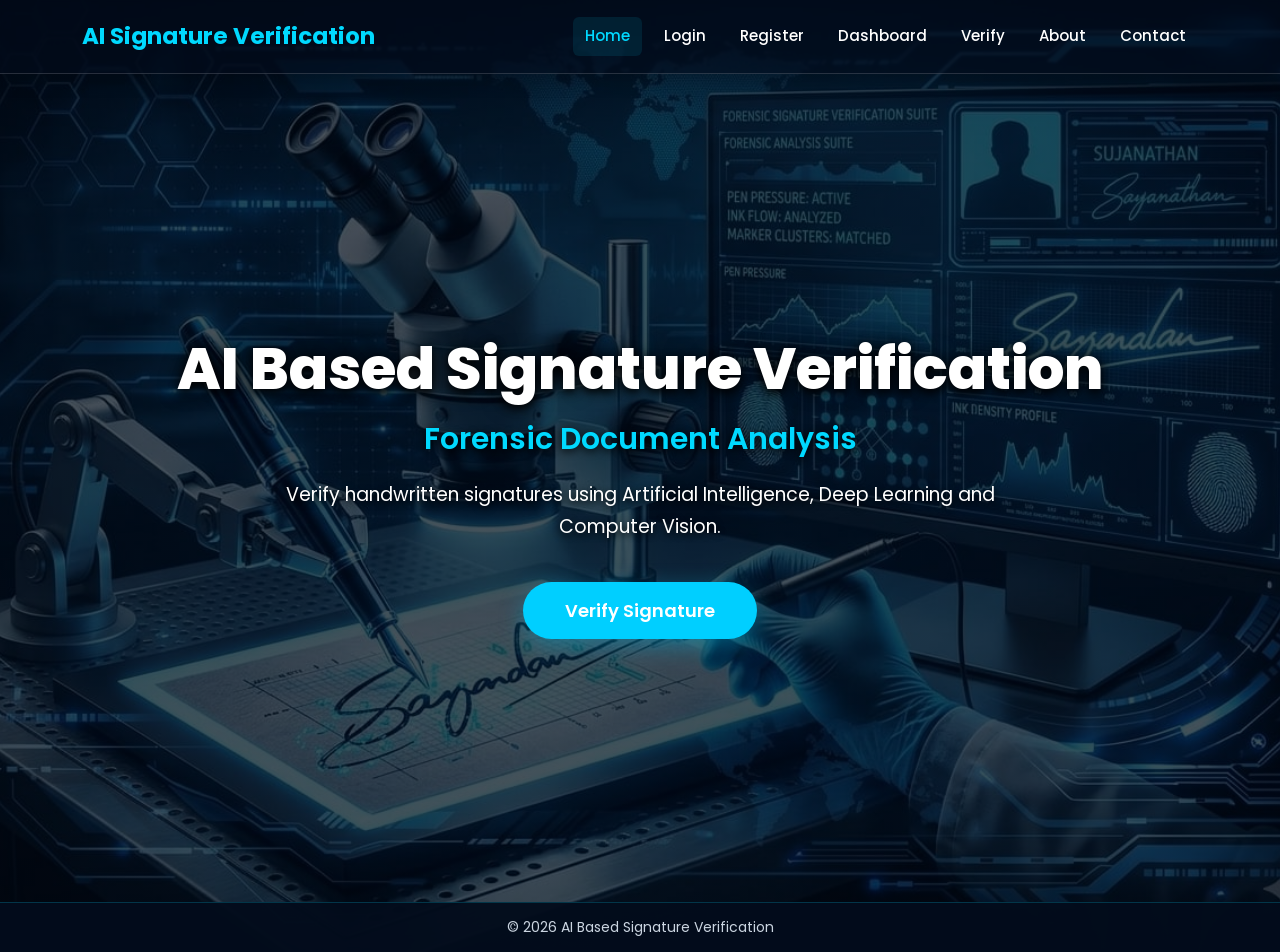
<file: index.html>
<!DOCTYPE html>
<html lang="en">
<head>
    <meta charset="UTF-8">
    <meta name="viewport" content="width=device-width, initial-scale=1.0">
    <title>AI Based Signature Verification</title>

    <!-- Bootstrap -->
    <link href="https://cdn.jsdelivr.net/npm/bootstrap@5.3.3/dist/css/bootstrap.min.css" rel="stylesheet">

    <!-- Google Font -->
    <link href="https://fonts.googleapis.com/css2?family=Poppins:wght@300;400;500;600;700&display=swap" rel="stylesheet">

    <style>
   

*{
    margin:0;
    padding:0;
    box-sizing:border-box;
    font-family:'Poppins',sans-serif;
}

  body {
    background-image:
        linear-gradient(
            rgba(0,8,20,0.70),
            rgba(0,8,20,0.70)
        ),
        url("static/images/AI%20Pro.jpeg");

    background-size: cover;
    background-position: center;
    background-repeat: no-repeat;
}


/* ================= NAVBAR ================= */

.navbar{
    padding:14px 0;
    border-bottom:1px solid rgba(0,217,255,0.25);
    background:rgba(3,12,28,0.55);
    backdrop-filter:blur(1px);
    -webkit-backdrop-filter:blur(10px);
    padding:14px 0;
    border-bottom:1px solid rgba(255,255,255,0.15);
    box-shadow:0 4px 20px rgba(0,0,0,0.15);
}

.navbar-brand{
    font-size:23px;
    font-weight:700;
    color:#00d9ff !important;
}

.navbar-nav{
    align-items:center;
}

.nav-link{
    color:#ffffff !important;
    font-size:15px;
    font-weight:500;
    margin-left:10px;
    padding:8px 12px !important;
    border-radius:6px;
    transition:0.3s ease;
}

.nav-link:hover,
.nav-link.active{
    color:#00d9ff !important;
    background:rgba(0,217,255,0.10);
}


/* ================= HERO ================= */

.hero{
    min-height:calc(100vh - 72px);
    display:flex;
    justify-content:center;
    align-items:center;
    text-align:center;
    padding:50px 20px;
}

.hero > div{
    max-width:1000px;
    width:100%;
}


/* ================= TITLE ================= */

.hero h1{
    font-size:58px;
    font-weight:800;
    line-height:1.15;
    color:#ffffff;
    margin-bottom:18px;

    text-shadow:
        0 3px 10px rgba(0,0,0,1),
        0 0 20px rgba(0,0,0,0.7);
}


/* ================= SUBTITLE ================= */

.hero h3{
    font-size:30px;
    font-weight:600;
    color:#00d9ff;
    margin-bottom:22px;

    text-shadow:
        0 2px 8px rgba(0,0,0,1);
}


/* ================= DESCRIPTION ================= */

.hero p{
    max-width:760px;
    margin:0 auto 38px;

    font-size:19px;
    line-height:1.7;
    font-weight:400;

    color:#ffffff;

    text-shadow:
        0 2px 7px rgba(0,0,0,1);
}


/* ================= BUTTON ================= */

.btn-start{
    display:inline-block;

    background:#00cfff;
    color:#ffffff;

    padding:15px 42px;

    border-radius:50px;

    text-decoration:none;

    font-size:18px;
    font-weight:600;

    box-shadow:
        0 8px 25px rgba(0,207,255,0.35);

    transition:0.3s ease;
}

.btn-start:hover{
    background:#009fc9;
    color:#ffffff;

    transform:translateY(-3px);

    box-shadow:
        0 12px 30px rgba(0,207,255,0.55);
}


/* ================= FOOTER ================= */

footer{
    background:rgba(3,12,28,0.96);

    text-align:center;

    padding:14px;

    color:#cbd5e1;

    font-size:14px;

    border-top:1px solid rgba(0,217,255,0.20);
}


/* ================= MOBILE ================= */

@media(max-width:768px){

    .navbar-brand{
        font-size:19px;
    }

    .hero{
        min-height:calc(100vh - 70px);
        padding:40px 20px;
    }

    .hero h1{
        font-size:38px;
    }

    .hero h3{
        font-size:23px;
    }

    .hero p{
        font-size:16px;
        line-height:1.6;
    }

    .btn-start{
        font-size:16px;
        padding:13px 32px;
    }

    </style>

</head>

<body>

<nav class="navbar navbar-expand-lg navbar-dark">

<div class="container">

<a class="navbar-brand" href="/">AI Signature Verification</a>

<button class="navbar-toggler" data-bs-toggle="collapse" data-bs-target="#menu">
<span class="navbar-toggler-icon"></span>
</button>

<div class="collapse navbar-collapse" id="menu">

<ul class="navbar-nav ms-auto">
 <ul class="navbar-nav ms-auto">

    <li class="nav-item">
        <a class="nav-link active" href="./index.html">Home</a>
    </li>

    <li class="nav-item">
        <a class="nav-link" href="./login.html">Login</a>
    </li>

    <li class="nav-item">
        <a class="nav-link" href="./register.html">Register</a>
    </li>

    <li class="nav-item">
        <a class="nav-link" href="./dashboard.html">Dashboard</a>
    </li>

    <li class="nav-item">
        <a class="nav-link" href="./verify.html">Verify</a>
    </li>

    <li class="nav-item">
        <a class="nav-link" href="./about.html">About</a>
    </li>

    <li class="nav-item">
        <a class="nav-link" href="./contact.html">Contact</a>
    </li>

</ul>
</ul>

</div>

</div>

</nav>

<section class="hero">

<div>

<h1>AI Based Signature Verification</h1>

<h3>Forensic Document Analysis</h3>

<p>
Verify handwritten signatures using Artificial Intelligence,
Deep Learning and Computer Vision.
</p>

 <a href="/verify" class="btn-start">
Verify Signature
</a>

</div>

</section>

<footer>

© 2026 AI Based Signature Verification

</footer>

<script src="https://cdn.jsdelivr.net/npm/bootstrap@5.3.3/dist/js/bootstrap.bundle.min.js"></script>

</body>
</html>
</file>
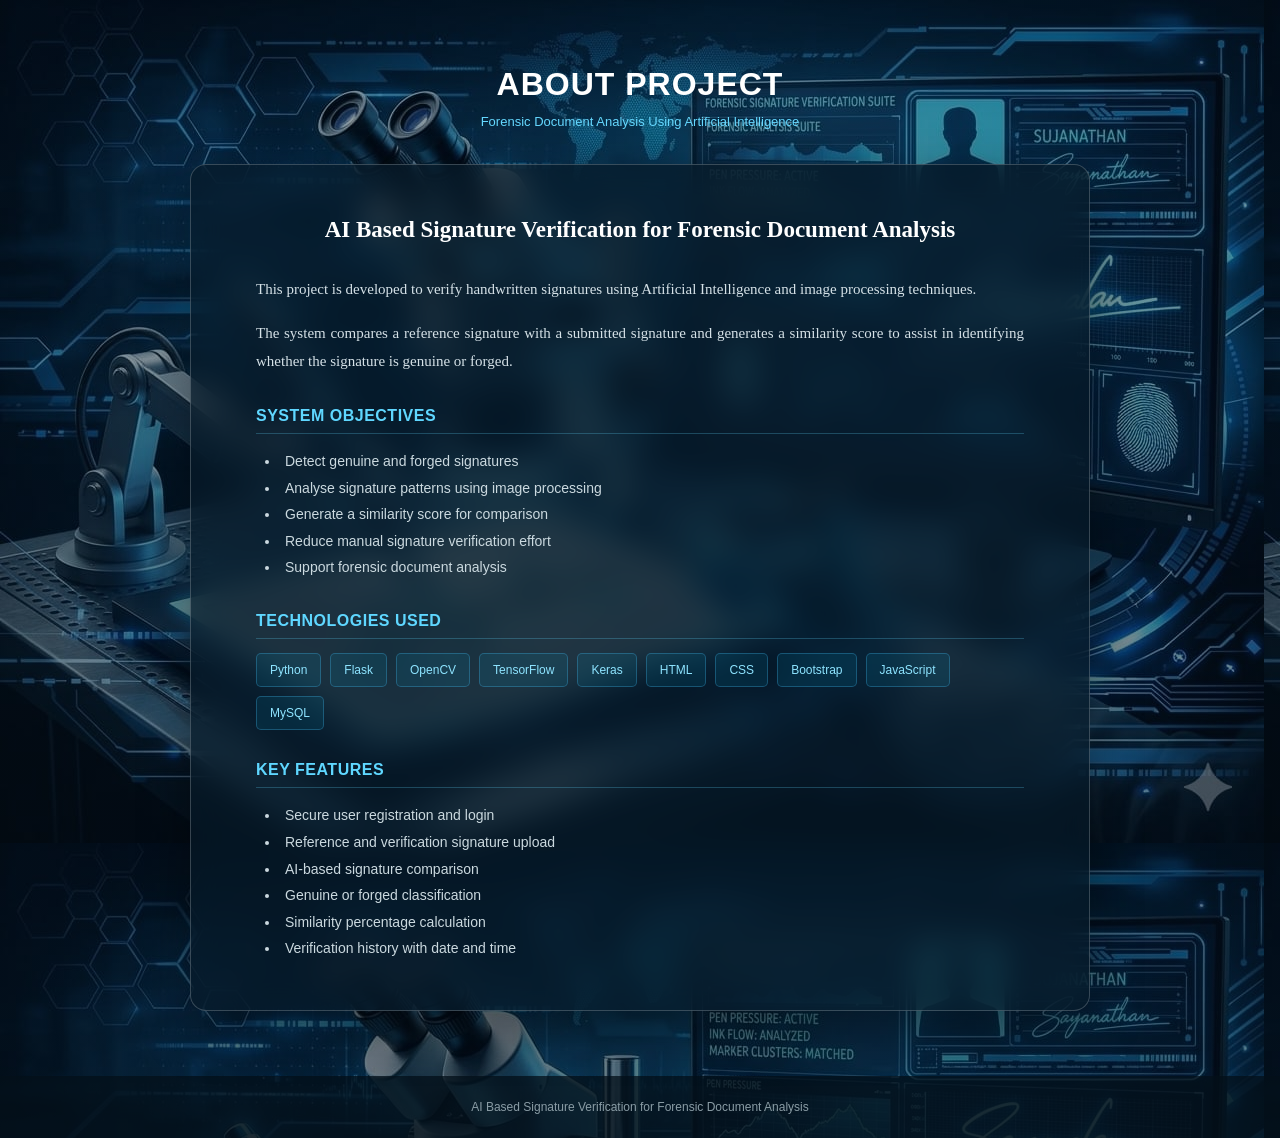
<file: about.html>
<!DOCTYPE html>
<html lang="en">
<head>
<meta charset="UTF-8">
<meta name="viewport" content="width=device-width,initial-scale=1.0">
<title>About | Forensic AI</title>
<link href="https://cdn.jsdelivr.net/npm/bootstrap@5.3.3/dist/css/bootstrap.min.css" rel="stylesheet">
<style>
*{margin:0;padding:0;box-sizing:border-box}
html{scroll-behavior:smooth}
body{
    min-height:100vh;
    font-family:Georgia,"Times New Roman",serif;
    color:#e5eef3;
    background:
    linear-gradient(rgba(3,20,35,.42),rgba(3,18,32,.55)),
    url("./AI%20Pro.jpeg");center/cover fixed no-repeat;
}
.about-section{padding:65px 20px}
.content-wrapper{width:100%;max-width:900px;margin:auto}
.heading{text-align:center;margin-bottom:32px}
.heading h1{
    color:#fff;
    font-family:Arial,sans-serif;
    font-size:32px;
    font-weight:700;
    letter-spacing:1px;
    text-transform:uppercase;
    margin-bottom:9px;
}
.heading p{color:#65d8ff;font-family:Arial,sans-serif;font-size:13px}
.about-card{
    background:rgba(7,25,39,.70);
    border:1px solid rgba(255,255,255,.20);
    border-radius:16px;
    padding:48px 65px;
    backdrop-filter:blur(16px);
    box-shadow:0 20px 50px rgba(0,0,0,.40);
}
.project-title{
    color:#fff;
    font-size:23px;
    font-weight:700;
    line-height:1.5;
    text-align:center;
    margin-bottom:28px;
}
.description {
    color: #d5e1e7;
    font-size: 15px;
    line-height: 1.9;
    text-align: justify;
    text-justify: inter-word;
    margin-bottom: 15px;
}

.objective-list {
    padding-left: 24px;
    margin-bottom: 0;
}

.objective-list li {
    color: #cbd9df;
    font-family: Arial,sans-serif;
    font-size: 14px;
    line-height: 1.9;
    text-align: justify;
    text-justify: inter-word;
    padding-left: 5px;
}
.section-title{
    color:#5fd7ff;
    font-family:Arial,sans-serif;
    font-size:16px;
    font-weight:700;
    letter-spacing:.5px;
    text-transform:uppercase;
    margin:30px 0 14px;
    padding-bottom:8px;
    border-bottom:1px solid rgba(95,215,255,.25);
}
 
.technology{display:flex;flex-wrap:wrap;gap:9px}
.technology span{
    color:#8ee4ff;
    background:rgba(0,174,225,.10);
    border:1px solid rgba(72,199,255,.28);
    padding:7px 13px;
    border-radius:5px;
    font-family:Arial,sans-serif;
    font-size:12px;
}
.footer{
    background:rgba(3,15,25,.75);
    color:#8a9ca5;
    font-family:Arial,sans-serif;
    font-size:12px;
    text-align:center;
    padding:22px;
}
@media(max-width:768px){
    .navbar{padding:14px 20px}
    .nav-link{margin-left:0}
    .about-section{padding:45px 15px}
    .about-card{padding:32px 25px}
    .heading h1{font-size:27px}
    .project-title{font-size:20px}
    .description{text-align:left}
}
</style>
</head>
<body>
<section class="about-section">
<div class="content-wrapper">
<div class="heading">
<h1>About Project</h1>
<p>Forensic Document Analysis Using Artificial Intelligence</p>
</div>
<div class="about-card">
<h2 class="project-title">AI Based Signature Verification for Forensic Document Analysis</h2>
<p class="description">This project is developed to verify handwritten signatures using Artificial Intelligence and image processing techniques.</p>
<p class="description">The system compares a reference signature with a submitted signature and generates a similarity score to assist in identifying whether the signature is genuine or forged.</p>
<h3 class="section-title">System Objectives</h3>
<ul class="objective-list">
<li>Detect genuine and forged signatures</li>
<li>Analyse signature patterns using image processing</li>
<li>Generate a similarity score for comparison</li>
<li>Reduce manual signature verification effort</li>
<li>Support forensic document analysis</li>
</ul>
<h3 class="section-title">Technologies Used</h3>
<div class="technology">
<span>Python</span><span>Flask</span><span>OpenCV</span><span>TensorFlow</span><span>Keras</span>
<span>HTML</span><span>CSS</span><span>Bootstrap</span><span>JavaScript</span><span>MySQL</span>
</div>
<h3 class="section-title">Key Features</h3>
<ul class="objective-list">
<li>Secure user registration and login</li>
<li>Reference and verification signature upload</li>
<li>AI-based signature comparison</li>
<li>Genuine or forged classification</li>
<li>Similarity percentage calculation</li>
<li>Verification history with date and time</li>
</ul>
</div>
</div>
</section>
<footer class="footer">AI Based Signature Verification for Forensic Document Analysis</footer>
<script src="https://cdn.jsdelivr.net/npm/bootstrap@5.3.3/dist/js/bootstrap.bundle.min.js"></script>
</body>
</html>
</file>
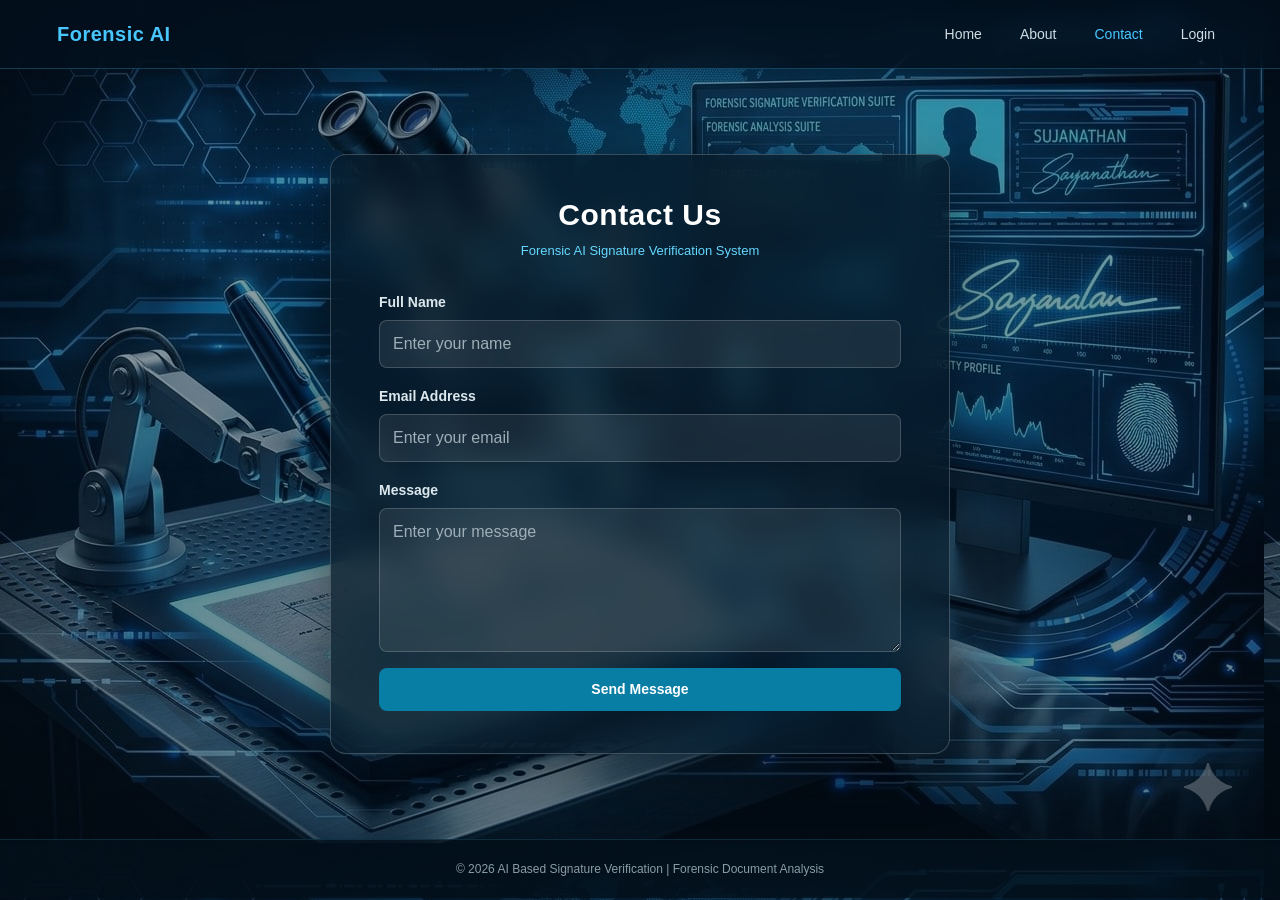
<file: contact.html>
<!DOCTYPE html>
<html lang="en">
<head>
<meta charset="UTF-8">
<meta name="viewport" content="width=device-width,initial-scale=1.0">
<title>Contact | Forensic AI</title>
<link href="https://cdn.jsdelivr.net/npm/bootstrap@5.3.3/dist/css/bootstrap.min.css" rel="stylesheet">

<style>
*{margin:0;padding:0;box-sizing:border-box}

body{
    min-height:100vh;
    font-family:Arial,sans-serif;
    color:#e5eef3;
    background:
    linear-gradient(rgba(3,20,35,.38),rgba(3,18,32,.52)),
    url("./AI%20Pro.jpeg"); center/cover fixed no-repeat;
}

.navbar{
    background:rgba(3,16,28,.72)!important;
    backdrop-filter:blur(14px);
    -webkit-backdrop-filter:blur(14px);
    border-bottom:1px solid rgba(72,199,255,.25);
    padding:14px 45px;
}

.navbar-brand{
    color:#48c7ff!important;
    font-size:20px;
    font-weight:700;
    letter-spacing:.5px;
}

.nav-link{
    color:#d0dce2!important;
    font-size:14px;
    margin-left:22px;
    transition:.3s;
}

.nav-link:hover,.nav-link.active{
    color:#48c7ff!important;
}

.contact-section{
    min-height:calc(100vh - 130px);
    display:flex;
    justify-content:center;
    align-items:center;
    padding:55px 20px;
}

.contact-box{
    width:100%;
    max-width:620px;
    background:rgba(7,25,39,.70);
    border:1px solid rgba(255,255,255,.20);
    border-radius:16px;
    padding:42px 48px;
    backdrop-filter:blur(16px);
    -webkit-backdrop-filter:blur(16px);
    box-shadow:0 20px 50px rgba(0,0,0,.40);
}

h2{
    color:#fff;
    font-size:30px;
    font-weight:700;
    letter-spacing:.5px;
}

.contact-subtitle{
    color:#65d8ff;
    font-size:13px;
    text-align:center;
    margin:8px 0 30px;
}

.form-label{
    color:#dce8ed;
    font-size:14px;
    font-weight:600;
    margin-bottom:7px;
}

.form-control{
    background:rgba(255,255,255,.08);
    color:#fff;
    border:1px solid rgba(255,255,255,.18);
    border-radius:8px;
    padding:11px 13px;
}

.form-control::placeholder{
    color:#9eafb8;
}

.form-control:focus{
    background:rgba(255,255,255,.10);
    color:#fff;
    border-color:#48c7ff;
    box-shadow:0 0 9px rgba(72,199,255,.20);
}

.btn-primary{
    width:100%;
    background:#087ea5;
    border:none;
    border-radius:8px;
    padding:11px;
    font-size:14px;
    font-weight:600;
    transition:.3s;
}

.btn-primary:hover{
    background:#05627f;
    transform:translateY(-1px);
}

footer{
    background:rgba(3,15,25,.80);
    color:#8a9ca5;
    font-size:12px;
    text-align:center;
    padding:20px;
    border-top:1px solid rgba(72,199,255,.15);
}

@media(max-width:768px){
    .navbar{
        padding:14px 20px;
    }

    .nav-link{
        margin-left:0;
    }

    .contact-section{
        padding:40px 15px;
    }

    .contact-box{
        padding:32px 24px;
    }

    h2{
        font-size:26px;
    }
}
</style>
</head>

<body>

<nav class="navbar navbar-expand-lg">
<div class="container-fluid">
<a class="navbar-brand" href="/">Forensic AI</a>

<button class="navbar-toggler" type="button" data-bs-toggle="collapse" data-bs-target="#navbarNav">
<span class="navbar-toggler-icon"></span>
</button>

<div class="collapse navbar-collapse" id="navbarNav">
<div class="navbar-nav ms-auto">
<a class="nav-link" href="/">Home</a>
<a class="nav-link" href="/about">About</a>
<a class="nav-link active" href="/contact">Contact</a>
<a class="nav-link" href="/login">Login</a>
</div>
</div>
</div>
</nav>

<section class="contact-section">
<div class="contact-box">

<h2 class="text-center">Contact Us</h2>
<p class="contact-subtitle">Forensic AI Signature Verification System</p>

<form action="/contact" method="POST">

<div class="mb-3">
<label class="form-label">Full Name</label>
<input type="text" class="form-control" name="name" placeholder="Enter your name" required>
</div>

<div class="mb-3">
<label class="form-label">Email Address</label>
<input type="email" class="form-control" name="email" placeholder="Enter your email" required>
</div>

<div class="mb-3">
<label class="form-label">Message</label>
<textarea class="form-control" rows="5" name="message" placeholder="Enter your message" required></textarea>
</div>

<button type="submit" class="btn btn-primary">Send Message</button>

</form>
</div>
</section>

<footer>
© 2026 AI Based Signature Verification | Forensic Document Analysis
</footer>

<script src="https://cdn.jsdelivr.net/npm/bootstrap@5.3.3/dist/js/bootstrap.bundle.min.js"></script>

</body>
</html>
</file>
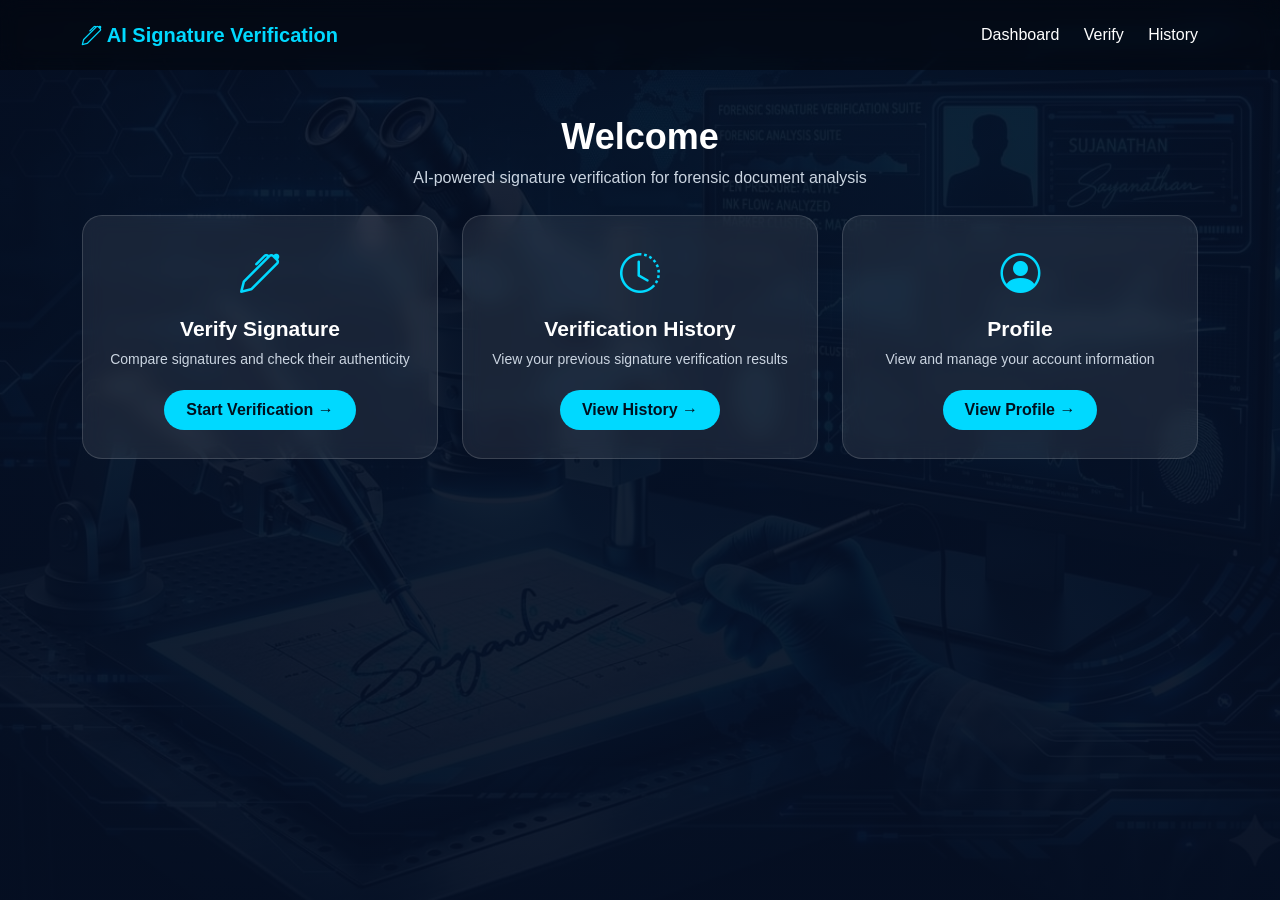
<file: dashboard.html>
<!DOCTYPE html>

<html lang="en">

<head>

<meta charset="UTF-8">

<meta name="viewport" content="width=device-width,initial-scale=1.0">

<title>AI Signature Verification</title>

<link href="https://cdn.jsdelivr.net/npm/bootstrap@5.3.3/dist/css/bootstrap.min.css" rel="stylesheet">

<link href="https://cdn.jsdelivr.net/npm/bootstrap-icons@1.11.3/font/bootstrap-icons.css" rel="stylesheet">


<style>

*{
    margin:0;
    padding:0;
    box-sizing:border-box;
    font-family:Poppins,sans-serif;
}

body{
    min-height:100vh;
    background:
    linear-gradient(rgba(5,15,35,.9),rgba(5,15,35,.95)),
    url("./AI%20Pro.jpeg");

    background-size:cover;
    background-position:center;
    color:white;
}


/* ================= NAVBAR ================= */

.navbar{
    background:rgba(0,0,0,.4);
    backdrop-filter:blur(10px);
    padding:15px 40px;
}

.navbar-brand{
    color:#00d9ff!important;
    font-weight:700;
}

.nav-link{
    color:white!important;
    margin-left:20px;
}

.nav-link:hover{
    color:#00d9ff!important;
}


/* ================= WELCOME ================= */

.welcome{
    text-align:center;
    padding:45px 10px 25px;
}

.welcome h1{
    font-size:36px;
    font-weight:600;
    margin-bottom:8px;
}

.welcome p{
    color:#cbd5e1;
    margin:0;
}


/* ================= CARDS ================= */

.main-card{

    background:rgba(255,255,255,.08);

    border:1px solid rgba(255,255,255,.15);

    backdrop-filter:blur(10px);

    border-radius:20px;

    padding:28px 20px;

    text-align:center;

    transition:.3s;

    min-height:220px;

    display:flex;

    flex-direction:column;

    align-items:center;

    justify-content:center;
}


.main-card:hover{

    transform:translateY(-8px);

    box-shadow:0 10px 25px #00d9ff55;

    border-color:#00d9ff;
}


.main-card i{

    font-size:40px;

    color:#00d9ff;

    margin-bottom:12px;
}


.main-card h3{

    font-size:21px;

    margin-bottom:8px;

    font-weight:600;
}


.main-card p{

    color:#cbd5e1;

    font-size:14px;

    margin-bottom:20px;
}


/* ================= BUTTON ================= */

.btn-custom{

    background:#00d9ff;

    color:#00111f;

    border-radius:25px;

    padding:8px 22px;

    font-weight:600;

    text-decoration:none;

    transition:.3s;
}


.btn-custom:hover{

    background:white;

    color:#00111f;

}


/* ================= MOBILE ================= */

@media(max-width:768px){

    .navbar{
        padding:15px 20px;
    }

    .welcome{
        padding-top:35px;
    }

    .welcome h1{
        font-size:28px;
    }

    .main-card{
        min-height:200px;
    }

}

</style>

</head>


<body>


<!-- ================= NAVBAR ================= -->

<nav class="navbar navbar-expand-lg">

    <div class="container">

        <a class="navbar-brand">

            <i class="bi bi-pen"></i>

            AI Signature Verification

        </a>


        <div>

            <a class="nav-link d-inline" href="/dashboard">
                Dashboard
            </a>

            <a class="nav-link d-inline" href="/verify">
                Verify
            </a>

            <a class="nav-link d-inline" href="/history">
                History
            </a>

        </div>

    </div>

</nav>



<!-- ================= WELCOME ================= -->

<div class="welcome">

    <h1>Welcome</h1>

    <p>
        AI-powered signature verification for forensic document analysis
    </p>

</div>



<!-- ================= THREE CARDS ================= -->

<div class="container">

    <div class="row g-4">


        <!-- VERIFY SIGNATURE -->

        <div class="col-md-4">

            <div class="main-card">

                <i class="bi bi-pen"></i>

                <h3>
                    Verify Signature
                </h3>

                <p>
                    Compare signatures and check their authenticity
                </p>

                <a href="/verify" class="btn-custom">
                    Start Verification →
                </a>

            </div>

        </div>



        <!-- VERIFICATION HISTORY -->

        <div class="col-md-4">

            <div class="main-card">

                <i class="bi bi-clock-history"></i>

                <h3>
                    Verification History
                </h3>

                <p>
                    View your previous signature verification results
                </p>

                <a href="/history" class="btn-custom">
                    View History →
                </a>

            </div>

        </div>



        <!-- PROFILE -->

        <div class="col-md-4">

            <div class="main-card">

                <i class="bi bi-person-circle"></i>

                <h3>
                    Profile
                </h3>

                <p>
                    View and manage your account information
                </p>

                <a href="/profile" class="btn-custom">
                    View Profile →
                </a>

            </div>

        </div>


    </div>

</div>


</body>

</html>
</file>
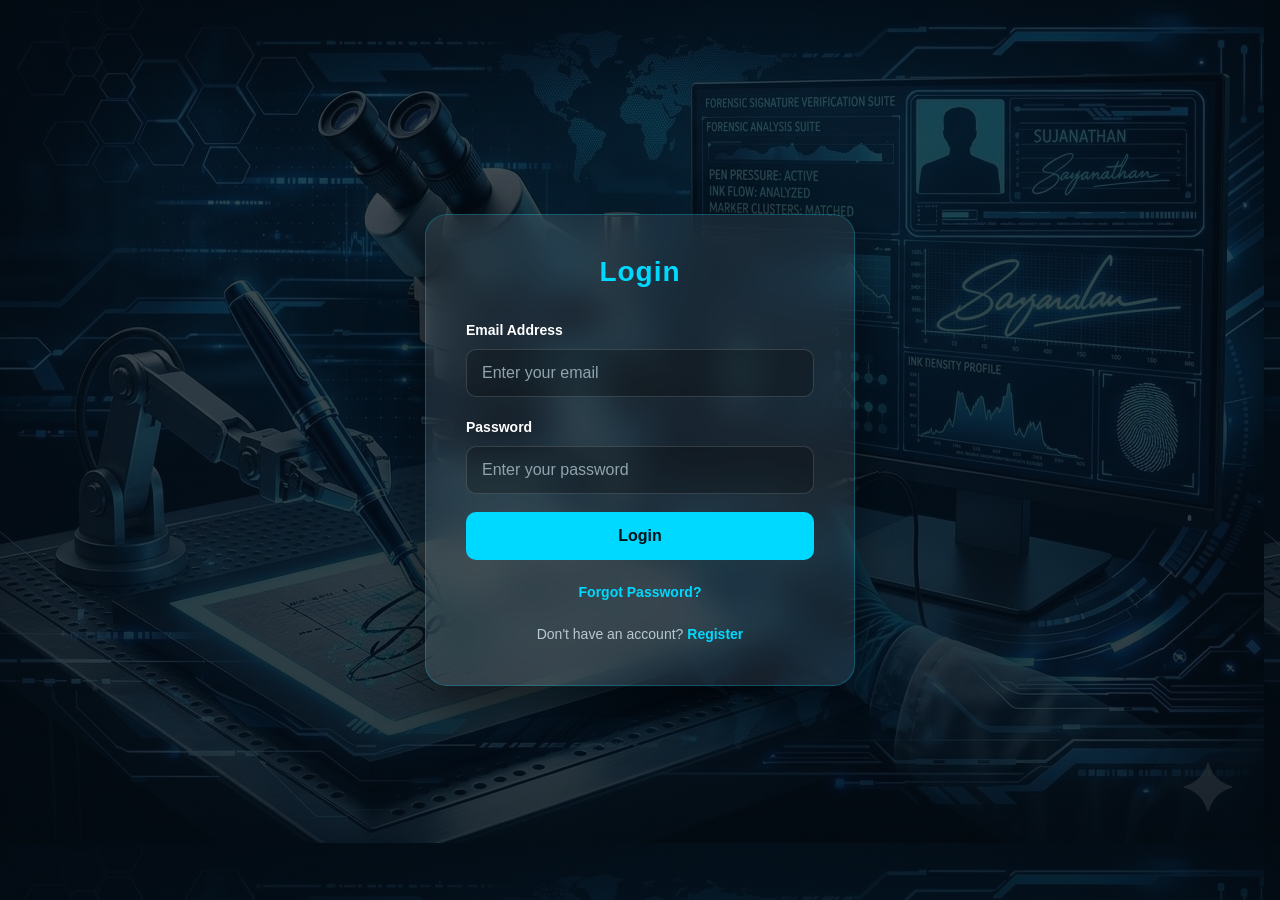
<file: login.html>
<!DOCTYPE html>
<html lang="en">

<head>

<meta charset="UTF-8">
<meta name="viewport" content="width=device-width, initial-scale=1.0">

<title>Login</title>

<link href="https://cdn.jsdelivr.net/npm/bootstrap@5.3.3/dist/css/bootstrap.min.css" rel="stylesheet">

<style>
 * {
    margin: 0;
    padding: 0;
    box-sizing: border-box;
    font-family: 'Poppins', sans-serif;
}

body {
    min-height: 100vh;
    display: flex;
    justify-content: center;
    align-items: center;
    padding: 20px;
    padding: 20px;
    background:
        linear-gradient(rgba(3, 12, 20, 0.72), rgba(3, 12, 20, 0.82)),
        url("./AI%20Pro.jpeg");center / cover no-repeat;
    background-attachment: fixed;

}

.login-card {
    width: 430px;
    padding: 40px;
    background: rgba(255, 255, 255, 0.08);
    border: 1px solid rgba(0, 217, 255, 0.25);
    border-radius: 22px;
    backdrop-filter: blur(18px);
    -webkit-backdrop-filter: blur(18px);
    box-shadow: 0 20px 50px rgba(0, 0, 0, 0.55);
}

h2 {
    color: #00d9ff;
    text-align: center;
    font-size: 28px;
    font-weight: 700;
    margin-bottom: 30px;
    letter-spacing: 1px;
}

.form-label {
    color: #ffffff;
    font-size: 14px;
    font-weight: 600;
    margin-bottom: 8px;
}

.form-control {
    width: 100%;
    height: 48px;
    background: rgba(0, 0, 0, 0.25);
    border: 1px solid rgba(255, 255, 255, 0.15);
    border-radius: 10px;
    color: #ffffff;
    padding: 12px 15px;
    margin-bottom: 18px;
}

.form-control::placeholder {
    color: #91a4ae;
}

.form-control:focus {
    background: rgba(0, 0, 0, 0.3);
    color: #ffffff;
    border-color: #00d9ff;
    box-shadow: 0 0 12px rgba(0, 217, 255, 0.25);
}

.btn-login {
    width: 100%;
    height: 48px;
    border: none;
    border-radius: 10px;
    background: #00d9ff;
    color: #031017;
    font-size: 16px;
    font-weight: 700;
    transition: 0.3s ease;
}

.btn-login:hover {
    background: #00b8dc;
    color: #ffffff;
    transform: translateY(-2px);
    box-shadow: 0 8px 25px rgba(0, 217, 255, 0.3);
}

.links {
    text-align: center;
    color: #b8c9d1;
    font-size: 14px;
    margin-top: 22px;
}

.links a {
    color: #00d9ff;
    text-decoration: none;
    font-weight: 600;
}

.links a:hover {
    text-decoration: underline;
}
</style>

</head>

<body>

<div class="login-card">

<h2>Login</h2>

<form action="/login_user" method="POST">

<div class="mb-3">
<label class="form-label">Email Address</label>
<input
type="email"
name="email"
class="form-control"
placeholder="Enter your email"
required>
</div>

<div class="mb-3">
<label class="form-label">Password</label>
<input
type="password"
name="password"
class="form-control"
placeholder="Enter your password"
required>
</div>

<button type="submit" class="btn btn-login">
Login
</button>

</form>

<div class="links">

<a href="/forgot_password">Forgot Password?</a>

<br><br>

Don't have an account?

<a href="/register">Register</a>

</div>

</div>

</body>

</html>
</file>
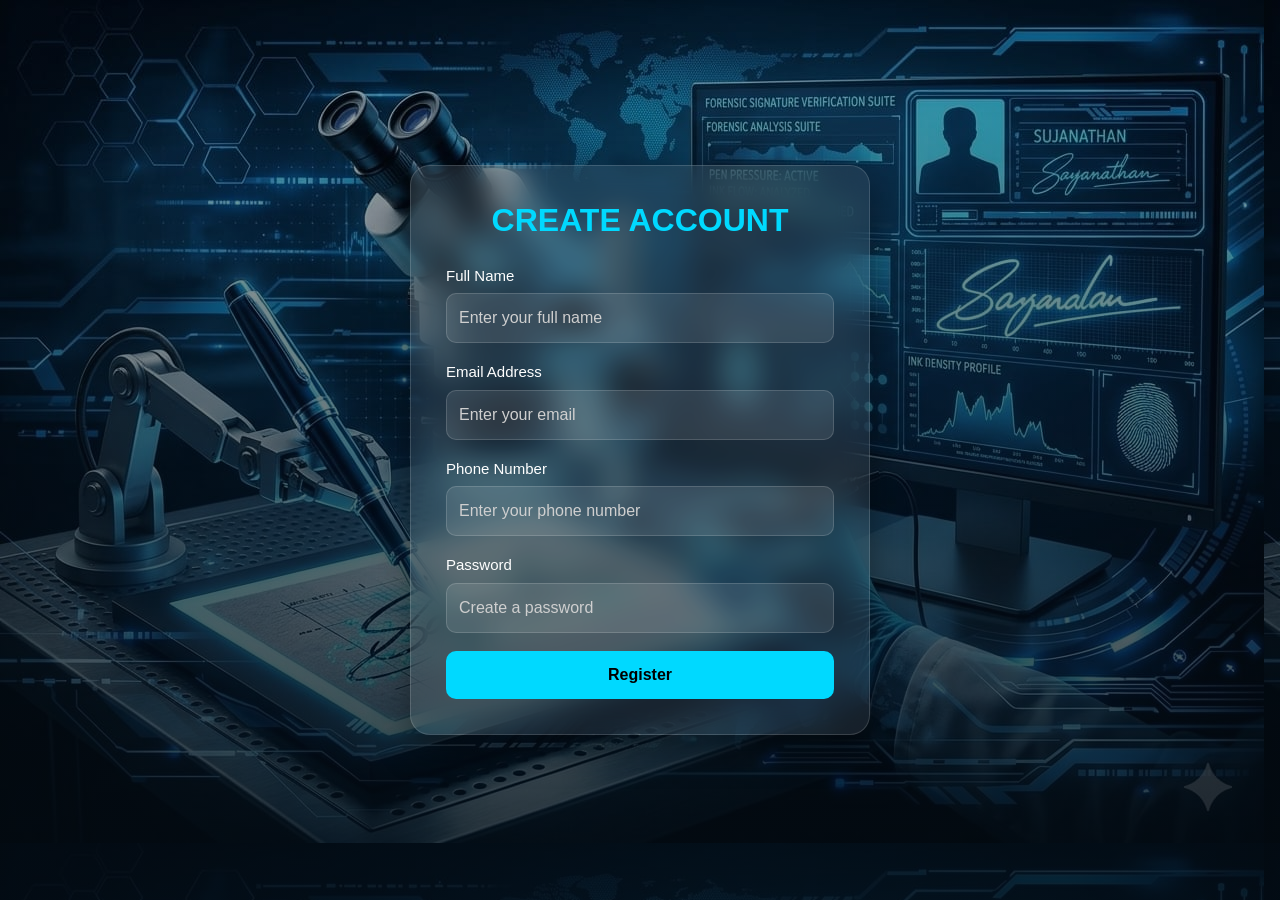
<file: register.html>
<!DOCTYPE html>
<html lang="en">
<head>
    <meta charset="UTF-8">
    <meta name="viewport" content="width=device-width, initial-scale=1.0">
    <title>Register | AI Signature Verification</title>
    <link href="https://cdn.jsdelivr.net/npm/bootstrap@5.3.3/dist/css/bootstrap.min.css" rel="stylesheet">

<style>

*{
    margin:0;
    padding:0;
    box-sizing:border-box;
    font-family:'Poppins',sans-serif;
}

body{
    min-height:100vh;
    display:flex;
    justify-content:center;
    align-items:center;
    <!--background:linear-gradient(135deg,#0f172a,#111827,#1e293b);-->
    padding:20px;
    padding: 20px;
    background:
        linear-gradient(rgba(3, 12, 20, 0.31), rgba(3, 12, 20, 0.82)),
        url("./AI%20Pro.jpeg");center / cover no-repeat;
    background-attachment: fixed;
}

.card{
    width:460px;
    background:rgba(255,255,255,.08);
    backdrop-filter:blur(15px);
    border-radius:20px;
    padding:35px;
    border:1px solid rgba(255,255,255,.15);
    box-shadow:0 15px 35px rgba(0,0,0,.4);
}

h2{
    color:#00d9ff;
    text-align:center;
    margin-bottom:25px;
    font-weight:700;
}

.form-label{
    color:#ffffff;
    font-size:15px;
    font-weight:500;
    margin-bottom:6px;
    display:block;
}

.form-control{
    width:100%;
    background:rgba(255,255,255,.10);
    border:1px solid rgba(255,255,255,.15);
    color:#ffffff;
    padding:12px;
    border-radius:10px;
    margin-bottom:18px;
}

.form-control::placeholder{
    color:#cfcfcf;
}

.form-control:focus{
    background:rgba(255,255,255,.15);
    color:#ffffff;
    border:1px solid #00d9ff;
    box-shadow:0 0 10px rgba(0,217,255,.3);
    outline:none;
}

.form-control:focus::placeholder{
    color:#ffffff;
}

.btn-register{
    width:100%;
    padding:12px;
    background:#00d9ff;
    color:#000;
    border:none;
    border-radius:10px;
    font-size:16px;
    font-weight:600;
    cursor:pointer;
    transition:0.3s;
}

.btn-register:hover{
    background:#0099cc;
    color:#ffffff;
    transform:translateY(-2px);
}

p{
    text-align:center;
    color:#ffffff;
    margin-top:18px;
    font-size:14px;
}

a{
    color:#00d9ff;
    text-decoration:none;
    font-weight:600;
}

a:hover{
    text-decoration:underline;
}

</style>
</head>

<body>

<div class="card">

<h2>CREATE ACCOUNT</h2>

<form action="/register_user" method="POST">
    <form action="/register_user" method="POST">

    <div class="mb-3">
        <label class="form-label text-white">Full Name</label>
        <input type="text"
               name="fullname"
               class="form-control"
               placeholder="Enter your full name"
               required>
    </div>

    <!--<div class="mb-3">
        <label class="form-label text-white">Username</label>
        <input type="text"
               name="username"
               class="form-control"
               placeholder="Choose a username"
               required>
    </div>-->

    <div class="mb-3">
        <label class="form-label text-white">Email Address</label>
        <input type="email"
               name="email"
               class="form-control"
               placeholder="Enter your email"
               required>
    </div>

    <div class="mb-3">
        <label class="form-label text-white">Phone Number</label>
        <input type="tel"
               name="phone"
               class="form-control"
               placeholder="Enter your phone number"
               maxlength="10"
               required>
    </div>

    <div class="mb-3">
        <label class="form-label text-white">Password</label>
        <input type="password"
               name="password"
               class="form-control"
               placeholder="Create a password"
               required>
    </div>

    <button type="submit" class="btn btn-register w-100">
        Register
    </button>

</form>
</form>
</div>

</body>
</html>
</file>
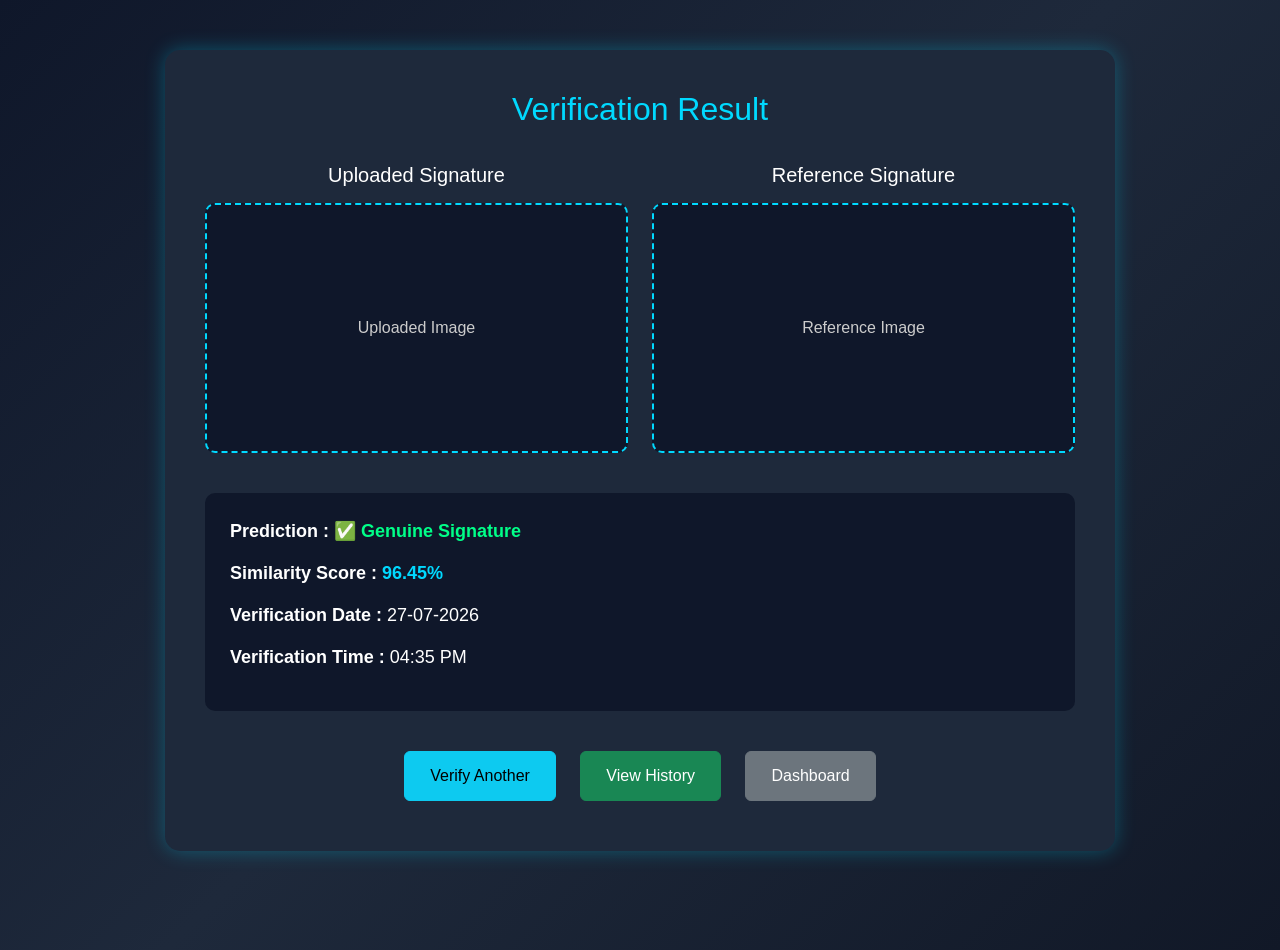
<file: result.html>
<!DOCTYPE html>
<html lang="en">
<head>
    <meta charset="UTF-8">
    <meta name="viewport" content="width=device-width, initial-scale=1.0">
    <title>Verification Result</title>

    <link href="https://cdn.jsdelivr.net/npm/bootstrap@5.3.3/dist/css/bootstrap.min.css" rel="stylesheet">

    <style>
        *{
            margin:0;
            padding:0;
            box-sizing:border-box;
            font-family:'Poppins',sans-serif;
        }

        body{
            background:linear-gradient(135deg,#0f172a,#1e293b,#111827);
            color:white;
            min-height:100vh;
        }

        .result-container{
            width:90%;
            max-width:950px;
            margin:50px auto;
            background:#1e293b;
            padding:40px;
            border-radius:15px;
            box-shadow:0 0 20px rgba(0,217,255,.3);
        }

        h2{
            text-align:center;
            color:#00d9ff;
            margin-bottom:35px;
        }

        .image-box{
            height:250px;
            border:2px dashed #00d9ff;
            border-radius:10px;
            display:flex;
            justify-content:center;
            align-items:center;
            background:#0f172a;
            color:#ccc;
        }

        .details{
            margin-top:40px;
            background:#0f172a;
            padding:25px;
            border-radius:10px;
        }

        .details p{
            font-size:18px;
            margin-bottom:15px;
        }

        .result{
            color:#00ff88;
            font-weight:bold;
        }

        .score{
            color:#00d9ff;
            font-weight:bold;
        }

        .btn-area{
            margin-top:30px;
            text-align:center;
        }

        .btn{
            margin:10px;
            padding:12px 25px;
        }
    </style>
</head>

<body>

<div class="result-container">

<h2>Verification Result</h2>

<div class="row">

<div class="col-md-6">
<h5 class="text-center mb-3">Uploaded Signature</h5>

<div class="image-box">
Uploaded Image
</div>
</div>

<div class="col-md-6">
<h5 class="text-center mb-3">Reference Signature</h5>

<div class="image-box">
Reference Image
</div>
</div>

</div>

<div class="details">

<p><strong>Prediction :</strong>
<span class="result">✅ Genuine Signature</span>
</p>

<p><strong>Similarity Score :</strong>
<span class="score">96.45%</span>
</p>

<p><strong>Verification Date :</strong>
27-07-2026
</p>

<p><strong>Verification Time :</strong>
04:35 PM
</p>

</div>

<div class="btn-area">

<a href="/verify" class="btn btn-info">
Verify Another
</a>

<a href="/history" class="btn btn-success">
View History
</a>

<a href="/dashboard" class="btn btn-secondary">
Dashboard
</a>

</div>

</div>

</body>
</html>
</file>
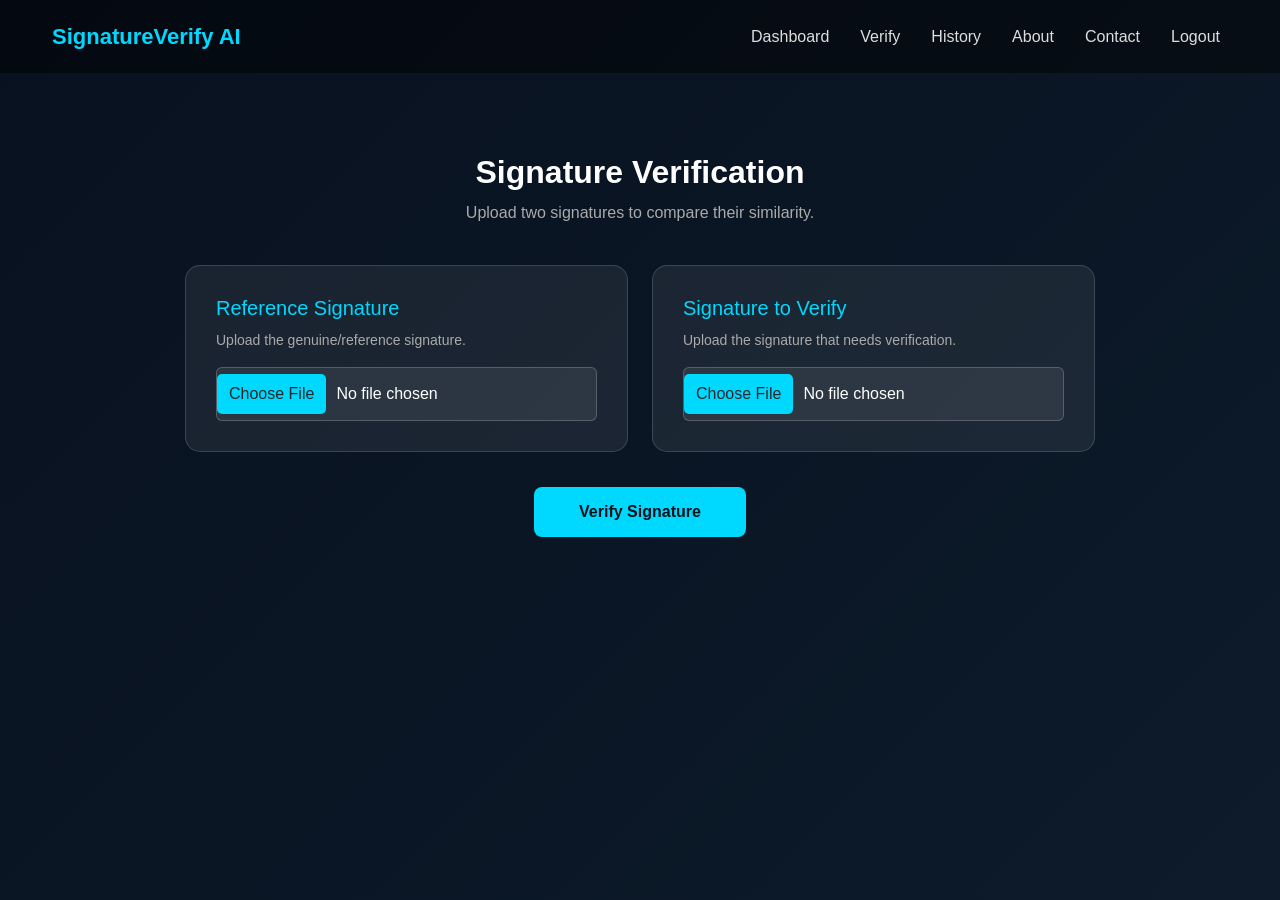
<file: verify.html>
<!DOCTYPE html>
<html lang="en">
<head>
    <meta charset="UTF-8">
    <meta name="viewport" content="width=device-width, initial-scale=1.0">

    <title>Verify Signature</title>

    <link href="https://cdn.jsdelivr.net/npm/bootstrap@5.3.3/dist/css/bootstrap.min.css" rel="stylesheet">

    <style>
        * {
            margin: 0;
            padding: 0;
            box-sizing: border-box;
            font-family: Poppins, sans-serif;
        }

        body {
            min-height: 100vh;
            background: linear-gradient(135deg, #08111f, #0d1b2a);
            color: white;
        }

        .navbar {
            background: rgba(0, 0, 0, 0.45);
            padding: 15px 40px;
        }

        .navbar-brand {
            color: #00d9ff !important;
            font-weight: 700;
            font-size: 22px;
        }

        .nav-link {
            color: #ddd !important;
            margin-left: 15px;
        }

        .nav-link:hover {
            color: #00d9ff !important;
        }

        .verify-container {
            max-width: 950px;
            margin: 60px auto;
            padding: 20px;
        }

        .title {
            text-align: center;
            margin-bottom: 40px;
        }

        .title h1 {
            font-size: 32px;
            font-weight: 700;
        }

        .title p {
            color: #aaa;
            margin-top: 10px;
        }

        .upload-box {
            background: rgba(255, 255, 255, 0.07);
            border: 1px solid rgba(255, 255, 255, 0.15);
            border-radius: 15px;
            padding: 30px;
            height: 100%;
            transition: 0.3s;
        }

        .upload-box:hover {
            border-color: #00d9ff;
            transform: translateY(-3px);
        }

        .upload-box h3 {
            color: #00d9ff;
            font-size: 20px;
            margin-bottom: 10px;
        }

        .upload-box p {
            color: #aaa;
            font-size: 14px;
        }

        .form-control {
            background: rgba(255,255,255,0.08);
            border: 1px solid rgba(255,255,255,0.2);
            color: white;
            padding: 12px;
        }

        .form-control:focus {
            background: rgba(255,255,255,0.08);
            color: white;
            border-color: #00d9ff;
            box-shadow: none;
        }

        .form-control::file-selector-button {
            background: #00d9ff;
            border: none;
            padding: 8px 12px;
            margin-right: 10px;
            border-radius: 5px;
        }

        .verify-btn {
            background: #00d9ff;
            color: #001018;
            border: none;
            padding: 13px 45px;
            border-radius: 8px;
            font-weight: 700;
            margin-top: 35px;
        }

        .verify-btn:hover {
            background: #00b8d9;
        }

        .preview {
            max-width: 100%;
            max-height: 180px;
            margin-top: 20px;
            border-radius: 8px;
            display: none;
        }
    </style>
</head>

<body>

<!-- Navbar -->

<nav class="navbar navbar-expand-lg">
    <div class="container-fluid">

        <a class="navbar-brand" href="/dashboard">
            SignatureVerify AI
        </a>

        <button class="navbar-toggler" type="button"
                data-bs-toggle="collapse"
                data-bs-target="#navbarNav">
            <span class="navbar-toggler-icon"></span>
        </button>

        <div class="collapse navbar-collapse" id="navbarNav">

            <ul class="navbar-nav ms-auto">

                <li class="nav-item">
                    <a class="nav-link" href="/dashboard">Dashboard</a>
                </li>

                <li class="nav-item">
                    <a class="nav-link active" href="/verify">Verify</a>
                </li>

                <li class="nav-item">
                    <a class="nav-link" href="/history">History</a>
                </li>

                <li class="nav-item">
                    <a class="nav-link" href="/about">About</a>
                </li>

                <li class="nav-item">
                    <a class="nav-link" href="/contact">Contact</a>
                </li>

                <li class="nav-item">
                    <a class="nav-link" href="/logout">Logout</a>
                </li>

            </ul>

        </div>
    </div>
</nav>


<!-- Verify Section -->

<div class="verify-container">

    <div class="title">
        <h1>Signature Verification</h1>
        <p>Upload two signatures to compare their similarity.</p>
    </div>


    <form action="/verify_signature"
          method="POST"
          enctype="multipart/form-data">

        <div class="row g-4">

            <!-- Reference Signature -->

            <div class="col-md-6">

                <div class="upload-box">

                    <h3>Reference Signature</h3>

                    <p>
                        Upload the genuine/reference signature.
                    </p>

                    <input
                        type="file"
                        class="form-control"
                        name="reference_signature"
                        id="reference_signature"
                        accept="image/*"
                        required
                    >

                    <img
                        id="reference_preview"
                        class="preview"
                        alt="Reference Signature Preview"
                    >

                </div>

            </div>


            <!-- Signature To Verify -->

            <div class="col-md-6">

                <div class="upload-box">

                    <h3>Signature to Verify</h3>

                    <p>
                        Upload the signature that needs verification.
                    </p>

                    <input
                        type="file"
                        class="form-control"
                        name="verify_signature"
                        id="verify_signature"
                        accept="image/*"
                        required
                    >

                    <img
                        id="verify_preview"
                        class="preview"
                        alt="Signature Preview"
                    >

                </div>

            </div>

        </div>


        <div class="text-center">

            <button type="submit" class="verify-btn">
                Verify Signature
            </button>

        </div>

    </form>

</div>


<script>

function previewImage(input, previewId) {

    const preview = document.getElementById(previewId);

    if (input.files && input.files[0]) {

        const reader = new FileReader();

        reader.onload = function(e) {

            preview.src = e.target.result;
            preview.style.display = "block";

        };

        reader.readAsDataURL(input.files[0]);
    }
}


document.getElementById("reference_signature")
.addEventListener("change", function() {

    previewImage(this, "reference_preview");

});


document.getElementById("verify_signature")
.addEventListener("change", function() {

    previewImage(this, "verify_preview");

});

</script>

</body>
</html>
</file>
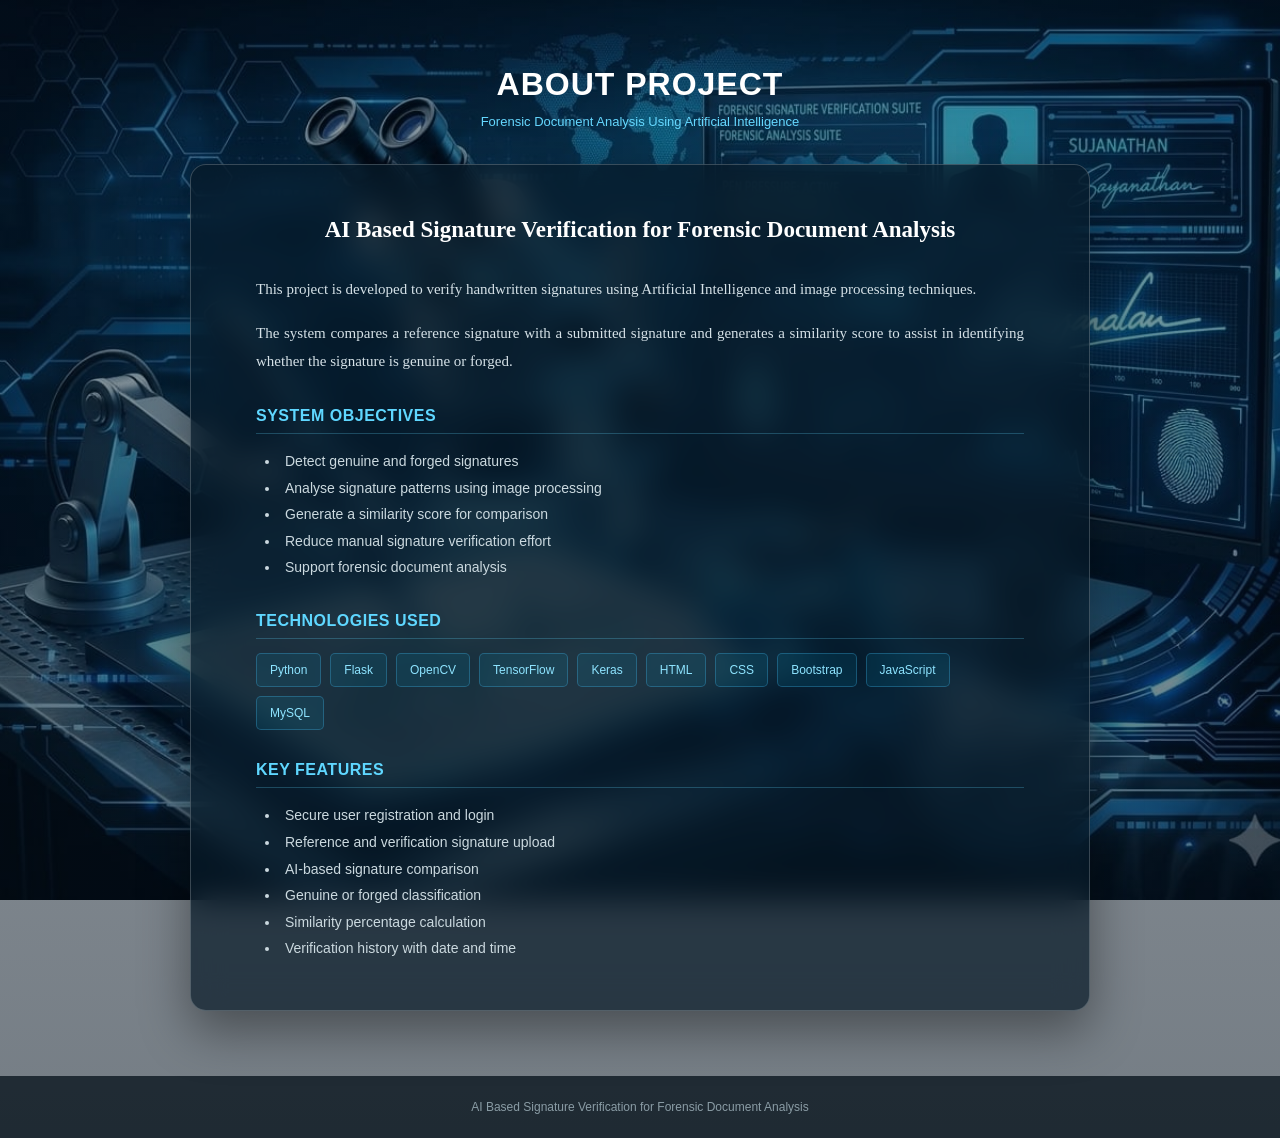
<file: templates/about.html>
<!DOCTYPE html>
<html lang="en">
<head>
<meta charset="UTF-8">
<meta name="viewport" content="width=device-width,initial-scale=1.0">
<title>About | Forensic AI</title>
<link href="https://cdn.jsdelivr.net/npm/bootstrap@5.3.3/dist/css/bootstrap.min.css" rel="stylesheet">
<style>
*{margin:0;padding:0;box-sizing:border-box}
html{scroll-behavior:smooth}
body{
    min-height:100vh;
    font-family:Georgia,"Times New Roman",serif;
    color:#e5eef3;
    background:
    linear-gradient(rgba(3,20,35,.42),rgba(3,18,32,.55)),
    url("/static/images/AI Pro.jpeg") center/cover fixed no-repeat;
}
.about-section{padding:65px 20px}
.content-wrapper{width:100%;max-width:900px;margin:auto}
.heading{text-align:center;margin-bottom:32px}
.heading h1{
    color:#fff;
    font-family:Arial,sans-serif;
    font-size:32px;
    font-weight:700;
    letter-spacing:1px;
    text-transform:uppercase;
    margin-bottom:9px;
}
.heading p{color:#65d8ff;font-family:Arial,sans-serif;font-size:13px}
.about-card{
    background:rgba(7,25,39,.70);
    border:1px solid rgba(255,255,255,.20);
    border-radius:16px;
    padding:48px 65px;
    backdrop-filter:blur(16px);
    box-shadow:0 20px 50px rgba(0,0,0,.40);
}
.project-title{
    color:#fff;
    font-size:23px;
    font-weight:700;
    line-height:1.5;
    text-align:center;
    margin-bottom:28px;
}
.description {
    color: #d5e1e7;
    font-size: 15px;
    line-height: 1.9;
    text-align: justify;
    text-justify: inter-word;
    margin-bottom: 15px;
}

.objective-list {
    padding-left: 24px;
    margin-bottom: 0;
}

.objective-list li {
    color: #cbd9df;
    font-family: Arial,sans-serif;
    font-size: 14px;
    line-height: 1.9;
    text-align: justify;
    text-justify: inter-word;
    padding-left: 5px;
}
.section-title{
    color:#5fd7ff;
    font-family:Arial,sans-serif;
    font-size:16px;
    font-weight:700;
    letter-spacing:.5px;
    text-transform:uppercase;
    margin:30px 0 14px;
    padding-bottom:8px;
    border-bottom:1px solid rgba(95,215,255,.25);
}
 
.technology{display:flex;flex-wrap:wrap;gap:9px}
.technology span{
    color:#8ee4ff;
    background:rgba(0,174,225,.10);
    border:1px solid rgba(72,199,255,.28);
    padding:7px 13px;
    border-radius:5px;
    font-family:Arial,sans-serif;
    font-size:12px;
}
.footer{
    background:rgba(3,15,25,.75);
    color:#8a9ca5;
    font-family:Arial,sans-serif;
    font-size:12px;
    text-align:center;
    padding:22px;
}
@media(max-width:768px){
    .navbar{padding:14px 20px}
    .nav-link{margin-left:0}
    .about-section{padding:45px 15px}
    .about-card{padding:32px 25px}
    .heading h1{font-size:27px}
    .project-title{font-size:20px}
    .description{text-align:left}
}
</style>
</head>
<body>
<section class="about-section">
<div class="content-wrapper">
<div class="heading">
<h1>About Project</h1>
<p>Forensic Document Analysis Using Artificial Intelligence</p>
</div>
<div class="about-card">
<h2 class="project-title">AI Based Signature Verification for Forensic Document Analysis</h2>
<p class="description">This project is developed to verify handwritten signatures using Artificial Intelligence and image processing techniques.</p>
<p class="description">The system compares a reference signature with a submitted signature and generates a similarity score to assist in identifying whether the signature is genuine or forged.</p>
<h3 class="section-title">System Objectives</h3>
<ul class="objective-list">
<li>Detect genuine and forged signatures</li>
<li>Analyse signature patterns using image processing</li>
<li>Generate a similarity score for comparison</li>
<li>Reduce manual signature verification effort</li>
<li>Support forensic document analysis</li>
</ul>
<h3 class="section-title">Technologies Used</h3>
<div class="technology">
<span>Python</span><span>Flask</span><span>OpenCV</span><span>TensorFlow</span><span>Keras</span>
<span>HTML</span><span>CSS</span><span>Bootstrap</span><span>JavaScript</span><span>MySQL</span>
</div>
<h3 class="section-title">Key Features</h3>
<ul class="objective-list">
<li>Secure user registration and login</li>
<li>Reference and verification signature upload</li>
<li>AI-based signature comparison</li>
<li>Genuine or forged classification</li>
<li>Similarity percentage calculation</li>
<li>Verification history with date and time</li>
</ul>
</div>
</div>
</section>
<footer class="footer">AI Based Signature Verification for Forensic Document Analysis</footer>
<script src="https://cdn.jsdelivr.net/npm/bootstrap@5.3.3/dist/js/bootstrap.bundle.min.js"></script>
</body>
</html>
</file>
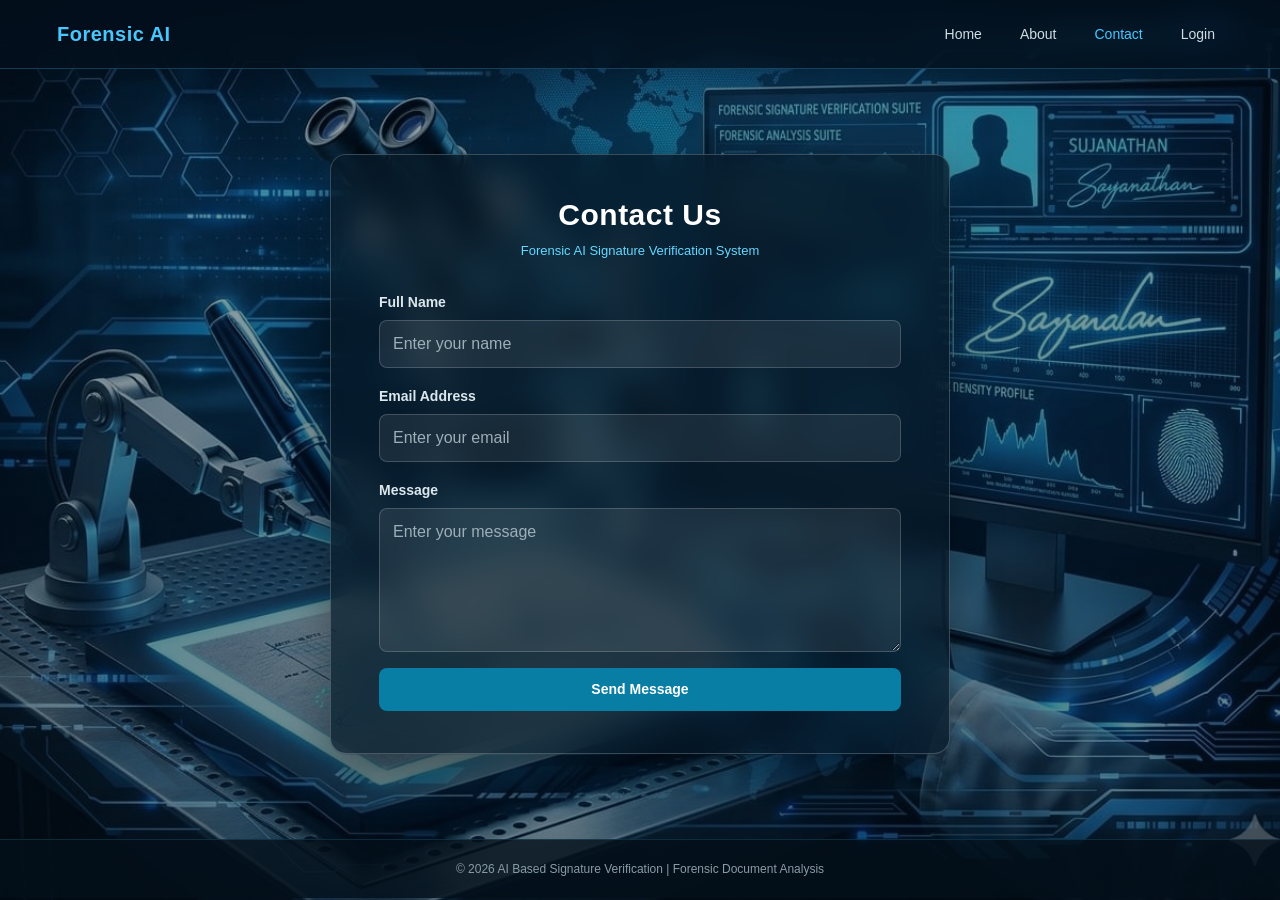
<file: templates/contact.html>
<!DOCTYPE html>
<html lang="en">
<head>
<meta charset="UTF-8">
<meta name="viewport" content="width=device-width,initial-scale=1.0">
<title>Contact | Forensic AI</title>
<link href="https://cdn.jsdelivr.net/npm/bootstrap@5.3.3/dist/css/bootstrap.min.css" rel="stylesheet">

<style>
*{margin:0;padding:0;box-sizing:border-box}

body{
    min-height:100vh;
    font-family:Arial,sans-serif;
    color:#e5eef3;
    background:
    linear-gradient(rgba(3,20,35,.38),rgba(3,18,32,.52)),
    url("/static/images/AI Pro.jpeg") center/cover fixed no-repeat;
}

.navbar{
    background:rgba(3,16,28,.72)!important;
    backdrop-filter:blur(14px);
    -webkit-backdrop-filter:blur(14px);
    border-bottom:1px solid rgba(72,199,255,.25);
    padding:14px 45px;
}

.navbar-brand{
    color:#48c7ff!important;
    font-size:20px;
    font-weight:700;
    letter-spacing:.5px;
}

.nav-link{
    color:#d0dce2!important;
    font-size:14px;
    margin-left:22px;
    transition:.3s;
}

.nav-link:hover,.nav-link.active{
    color:#48c7ff!important;
}

.contact-section{
    min-height:calc(100vh - 130px);
    display:flex;
    justify-content:center;
    align-items:center;
    padding:55px 20px;
}

.contact-box{
    width:100%;
    max-width:620px;
    background:rgba(7,25,39,.70);
    border:1px solid rgba(255,255,255,.20);
    border-radius:16px;
    padding:42px 48px;
    backdrop-filter:blur(16px);
    -webkit-backdrop-filter:blur(16px);
    box-shadow:0 20px 50px rgba(0,0,0,.40);
}

h2{
    color:#fff;
    font-size:30px;
    font-weight:700;
    letter-spacing:.5px;
}

.contact-subtitle{
    color:#65d8ff;
    font-size:13px;
    text-align:center;
    margin:8px 0 30px;
}

.form-label{
    color:#dce8ed;
    font-size:14px;
    font-weight:600;
    margin-bottom:7px;
}

.form-control{
    background:rgba(255,255,255,.08);
    color:#fff;
    border:1px solid rgba(255,255,255,.18);
    border-radius:8px;
    padding:11px 13px;
}

.form-control::placeholder{
    color:#9eafb8;
}

.form-control:focus{
    background:rgba(255,255,255,.10);
    color:#fff;
    border-color:#48c7ff;
    box-shadow:0 0 9px rgba(72,199,255,.20);
}

.btn-primary{
    width:100%;
    background:#087ea5;
    border:none;
    border-radius:8px;
    padding:11px;
    font-size:14px;
    font-weight:600;
    transition:.3s;
}

.btn-primary:hover{
    background:#05627f;
    transform:translateY(-1px);
}

footer{
    background:rgba(3,15,25,.80);
    color:#8a9ca5;
    font-size:12px;
    text-align:center;
    padding:20px;
    border-top:1px solid rgba(72,199,255,.15);
}

@media(max-width:768px){
    .navbar{
        padding:14px 20px;
    }

    .nav-link{
        margin-left:0;
    }

    .contact-section{
        padding:40px 15px;
    }

    .contact-box{
        padding:32px 24px;
    }

    h2{
        font-size:26px;
    }
}
</style>
</head>

<body>

<nav class="navbar navbar-expand-lg">
<div class="container-fluid">
<a class="navbar-brand" href="/">Forensic AI</a>

<button class="navbar-toggler" type="button" data-bs-toggle="collapse" data-bs-target="#navbarNav">
<span class="navbar-toggler-icon"></span>
</button>

<div class="collapse navbar-collapse" id="navbarNav">
<div class="navbar-nav ms-auto">
<a class="nav-link" href="/">Home</a>
<a class="nav-link" href="/about">About</a>
<a class="nav-link active" href="/contact">Contact</a>
<a class="nav-link" href="/login">Login</a>
</div>
</div>
</div>
</nav>

<section class="contact-section">
<div class="contact-box">

<h2 class="text-center">Contact Us</h2>
<p class="contact-subtitle">Forensic AI Signature Verification System</p>

<form action="/contact" method="POST">

<div class="mb-3">
<label class="form-label">Full Name</label>
<input type="text" class="form-control" name="name" placeholder="Enter your name" required>
</div>

<div class="mb-3">
<label class="form-label">Email Address</label>
<input type="email" class="form-control" name="email" placeholder="Enter your email" required>
</div>

<div class="mb-3">
<label class="form-label">Message</label>
<textarea class="form-control" rows="5" name="message" placeholder="Enter your message" required></textarea>
</div>

<button type="submit" class="btn btn-primary">Send Message</button>

</form>
</div>
</section>

<footer>
© 2026 AI Based Signature Verification | Forensic Document Analysis
</footer>

<script src="https://cdn.jsdelivr.net/npm/bootstrap@5.3.3/dist/js/bootstrap.bundle.min.js"></script>

</body>
</html>
</file>
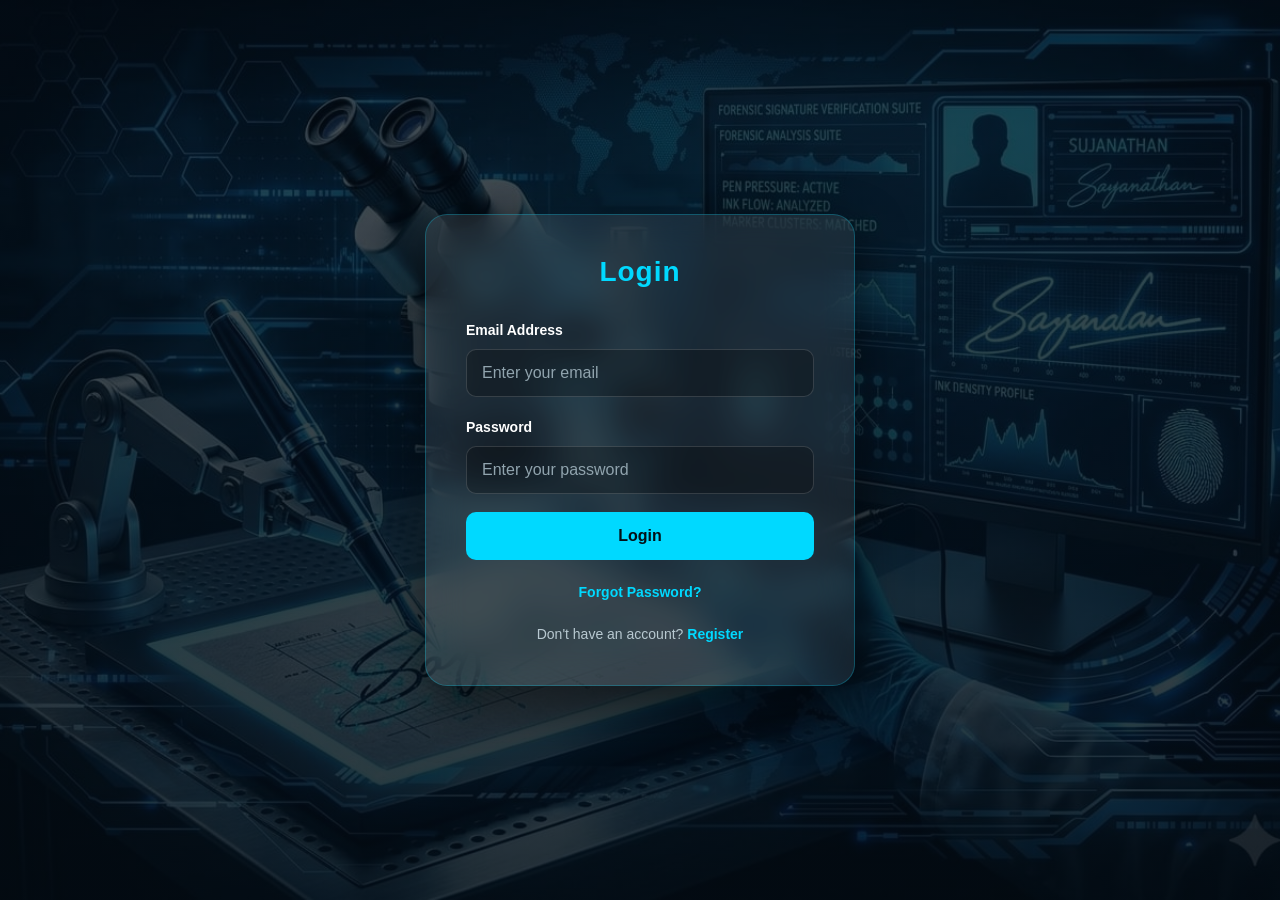
<file: templates/login.html>
<!DOCTYPE html>
<html lang="en">

<head>

<meta charset="UTF-8">
<meta name="viewport" content="width=device-width, initial-scale=1.0">

<title>Login</title>

<link href="https://cdn.jsdelivr.net/npm/bootstrap@5.3.3/dist/css/bootstrap.min.css" rel="stylesheet">

<style>
 * {
    margin: 0;
    padding: 0;
    box-sizing: border-box;
    font-family: 'Poppins', sans-serif;
}

body {
    min-height: 100vh;
    display: flex;
    justify-content: center;
    align-items: center;
    padding: 20px;
    padding: 20px;
    background:
        linear-gradient(rgba(3, 12, 20, 0.72), rgba(3, 12, 20, 0.82)),
        url("/static/images/AI Pro.jpeg") center / cover no-repeat;
    background-attachment: fixed;

}

.login-card {
    width: 430px;
    padding: 40px;
    background: rgba(255, 255, 255, 0.08);
    border: 1px solid rgba(0, 217, 255, 0.25);
    border-radius: 22px;
    backdrop-filter: blur(18px);
    -webkit-backdrop-filter: blur(18px);
    box-shadow: 0 20px 50px rgba(0, 0, 0, 0.55);
}

h2 {
    color: #00d9ff;
    text-align: center;
    font-size: 28px;
    font-weight: 700;
    margin-bottom: 30px;
    letter-spacing: 1px;
}

.form-label {
    color: #ffffff;
    font-size: 14px;
    font-weight: 600;
    margin-bottom: 8px;
}

.form-control {
    width: 100%;
    height: 48px;
    background: rgba(0, 0, 0, 0.25);
    border: 1px solid rgba(255, 255, 255, 0.15);
    border-radius: 10px;
    color: #ffffff;
    padding: 12px 15px;
    margin-bottom: 18px;
}

.form-control::placeholder {
    color: #91a4ae;
}

.form-control:focus {
    background: rgba(0, 0, 0, 0.3);
    color: #ffffff;
    border-color: #00d9ff;
    box-shadow: 0 0 12px rgba(0, 217, 255, 0.25);
}

.btn-login {
    width: 100%;
    height: 48px;
    border: none;
    border-radius: 10px;
    background: #00d9ff;
    color: #031017;
    font-size: 16px;
    font-weight: 700;
    transition: 0.3s ease;
}

.btn-login:hover {
    background: #00b8dc;
    color: #ffffff;
    transform: translateY(-2px);
    box-shadow: 0 8px 25px rgba(0, 217, 255, 0.3);
}

.links {
    text-align: center;
    color: #b8c9d1;
    font-size: 14px;
    margin-top: 22px;
}

.links a {
    color: #00d9ff;
    text-decoration: none;
    font-weight: 600;
}

.links a:hover {
    text-decoration: underline;
}
</style>

</head>

<body>

<div class="login-card">

<h2>Login</h2>

<form action="/login_user" method="POST">

<div class="mb-3">
<label class="form-label">Email Address</label>
<input
type="email"
name="email"
class="form-control"
placeholder="Enter your email"
required>
</div>

<div class="mb-3">
<label class="form-label">Password</label>
<input
type="password"
name="password"
class="form-control"
placeholder="Enter your password"
required>
</div>

<button type="submit" class="btn btn-login">
Login
</button>

</form>

<div class="links">

<a href="/forgot_password">Forgot Password?</a>

<br><br>

Don't have an account?

<a href="/register">Register</a>

</div>

</div>

</body>

</html>
</file>
